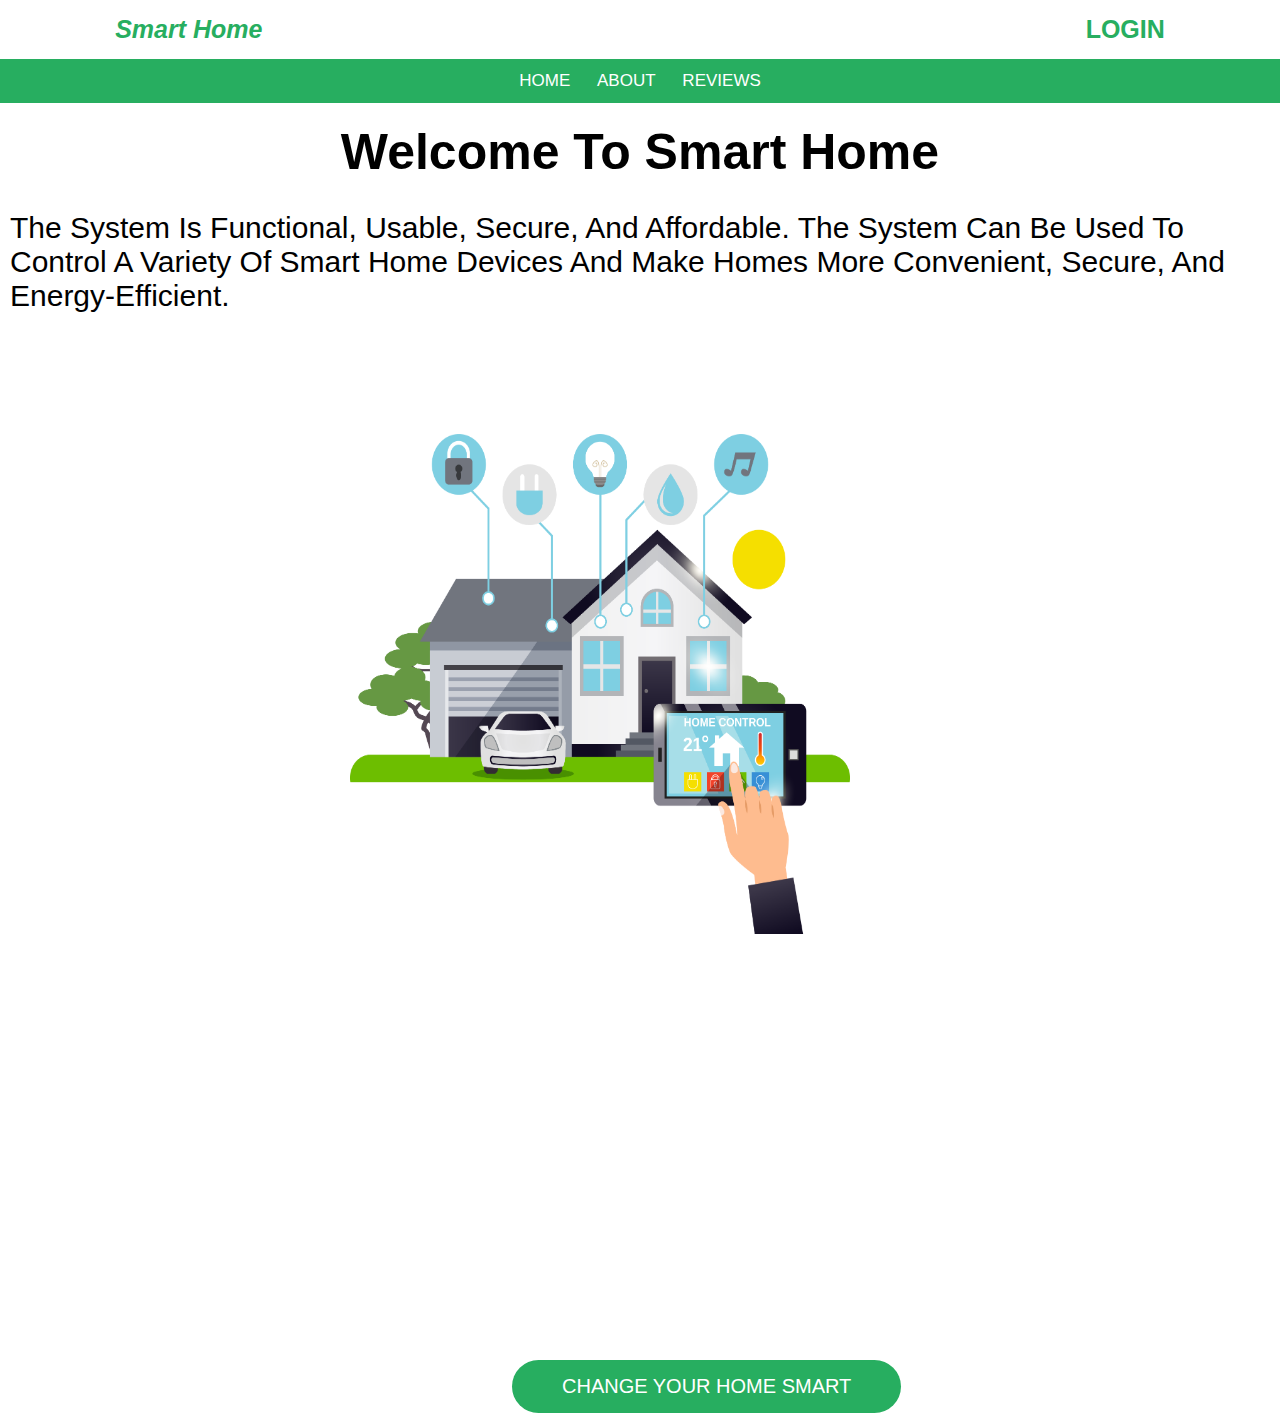
<file: index.html>
<!DOCTYPE html>
<html lang="en">
<head>
    <meta charset="UTF-8">
    <meta name="viewport" content="width=device-width, initial-scale=1.0">
    <title>HOME</title>
    <link rel="stylesheet" href="index.css">
</head>
<body>
    <header class = "header">
        <div class="header-1">
            <label class="logo"><i>smart home</i></label>
            <a href="login.html" class="login">LOGIN</a>
        </div>
        <div class="header-2">
            <nav class="navbar">
                <a href="index.html">HOME</a>
                
                <a href="about.html">ABOUT</a>
                <a href="review.html">REVIEWS</a>
            </nav>      
        </div>    
    </header>
    <div class="csh">
        <button> <a href="home.html">CHANGE YOUR HOME SMART</a>
        </button>
    </div>
    <div class="index">
        <h2>Welcome to smart home</h2>
        <p>The system is functional, usable, secure, and affordable. The system can be used to control a variety of smart home devices and make homes more convenient, secure, and energy-efficient.</p><br>
        <img src="index.png" alt="">
    </div>
</body>
</html>
</file>
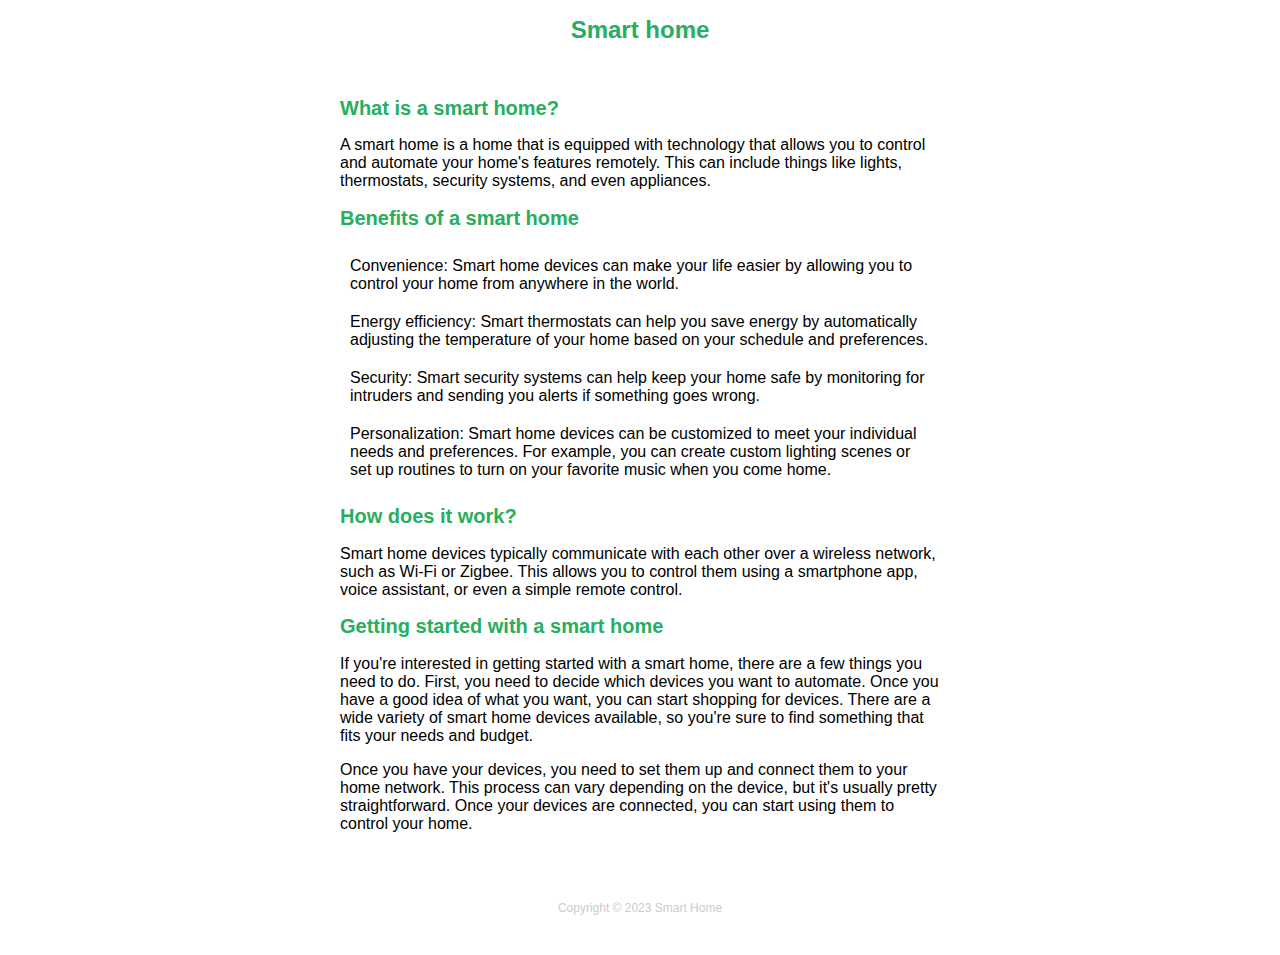
<file: about.html>
<!DOCTYPE html>
<html lang="en">
<head>
  <meta charset="UTF-8">
  <meta name="viewport" content="width=device-width, initial-scale=1.0">
  <title>Smart Home About</title>
  <link rel="stylesheet" href="about.css">
</head>
<body>
    <h1>Smart home</h1>
  <main>
    <section class="about">
      <h2>What is a smart home?</h2>
      <p>A smart home is a home that is equipped with technology that allows you to control and automate your home's features remotely. This can include things like lights, thermostats, security systems, and even appliances.</p>

      <h2>Benefits of a smart home</h2>
      <ul>
        <li>Convenience: Smart home devices can make your life easier by allowing you to control your home from anywhere in the world.</li>
        <li>Energy efficiency: Smart thermostats can help you save energy by automatically adjusting the temperature of your home based on your schedule and preferences.</li>
        <li>Security: Smart security systems can help keep your home safe by monitoring for intruders and sending you alerts if something goes wrong.</li>
        <li>Personalization: Smart home devices can be customized to meet your individual needs and preferences. For example, you can create custom lighting scenes or set up routines to turn on your favorite music when you come home.</li>
      </ul>

      <h2>How does it work?</h2>
      <p>Smart home devices typically communicate with each other over a wireless network, such as Wi-Fi or Zigbee. This allows you to control them using a smartphone app, voice assistant, or even a simple remote control.</p>

      <h2>Getting started with a smart home</h2>
      <p>If you're interested in getting started with a smart home, there are a few things you need to do. First, you need to decide which devices you want to automate. Once you have a good idea of what you want, you can start shopping for devices. There are a wide variety of smart home devices available, so you're sure to find something that fits your needs and budget.</p>

      <p>Once you have your devices, you need to set them up and connect them to your home network. This process can vary depending on the device, but it's usually pretty straightforward. Once your devices are connected, you can start using them to control your home.</p>
    </section>
  </main>
  <footer>
    <p>Copyright &copy; 2023 Smart Home</p>
  </footer>
</body>
</html>
</file>
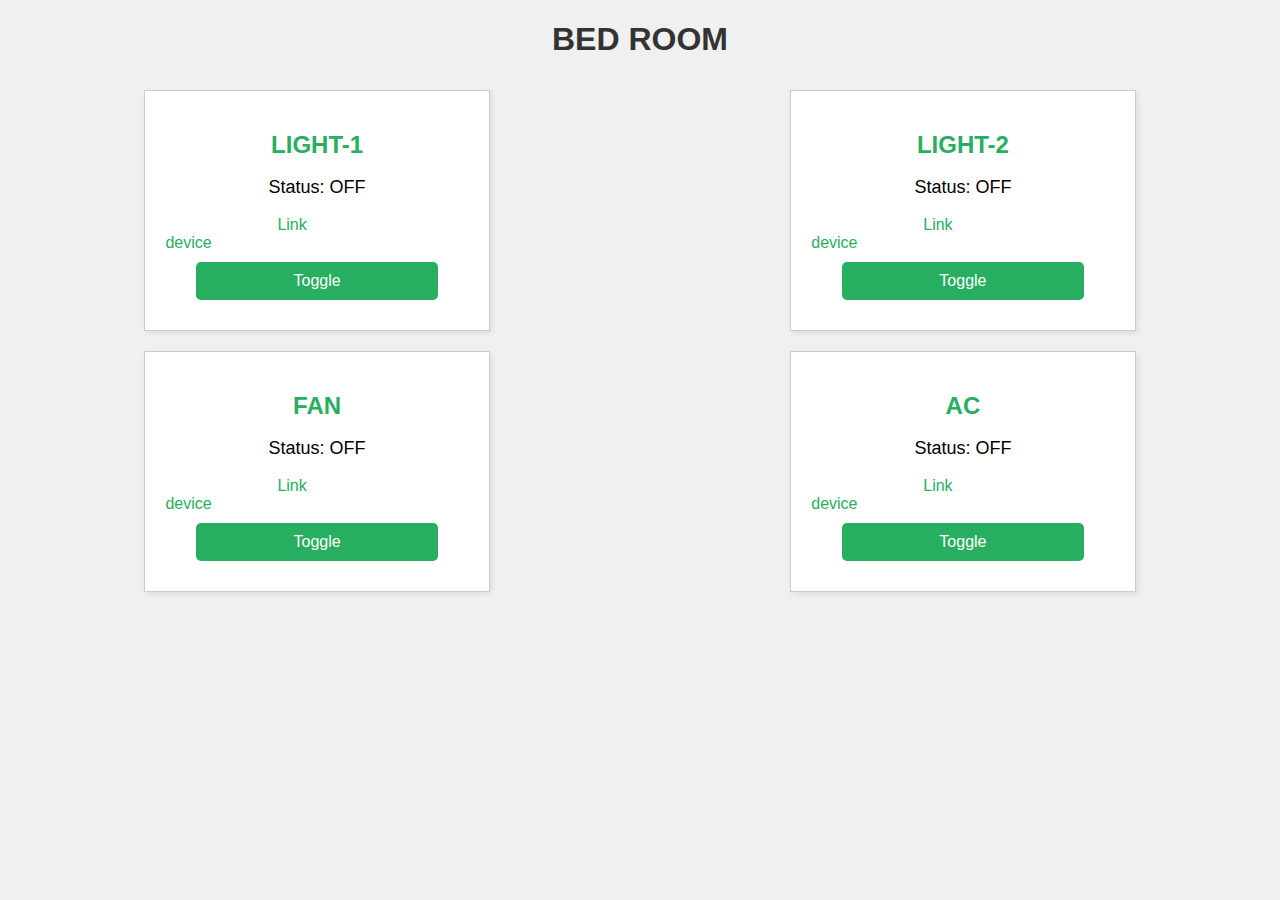
<file: bedroom.html>
<!DOCTYPE html>
<html lang="en">
<head>
    <meta charset="UTF-8">
    <meta name="viewport" content="width=device-width, initial-scale=1.0">
    <title>BEDROOM</title>
    <link rel="stylesheet" href="all.css">
</head>
<body>
    <h1>BED ROOM</h1>
    <div class="container">
        <div class="card" id="light1">
            <h2>LIGHT-1</h2>
            <p>Status: <span id="light-status1">OFF</span></p>
            <a href="link.py">Link device</a>
            <button id="light-toggle1">Toggle</button>
        </div>
        <div class="card" id="light2">
            <h2>LIGHT-2</h2>
            <p>Status: <span id="light-status2">OFF</span></p>
            <a href="link.py">Link device</a>
            <button id="light-toggle2">Toggle</button>
        </div>
        <div class="card" id="fan">
            <h2>FAN</h2>
            <p>Status: <span id="fan-status">OFF</span></p>
            <a href="link.py">Link device</a>
            <button id="fan-toggle">Toggle</button>
        </div>
        <div class="card" id="ac">
            <h2>AC</h2>
            <p>Status: <span id="ac-status">OFF</span></p>
            <a href="link.py">Link device</a>
            <button id="ac-toggle">Toggle</button>
        </div>
    </div>
    <script src="bedroom.js"></script>
</body>
</html>
</file>
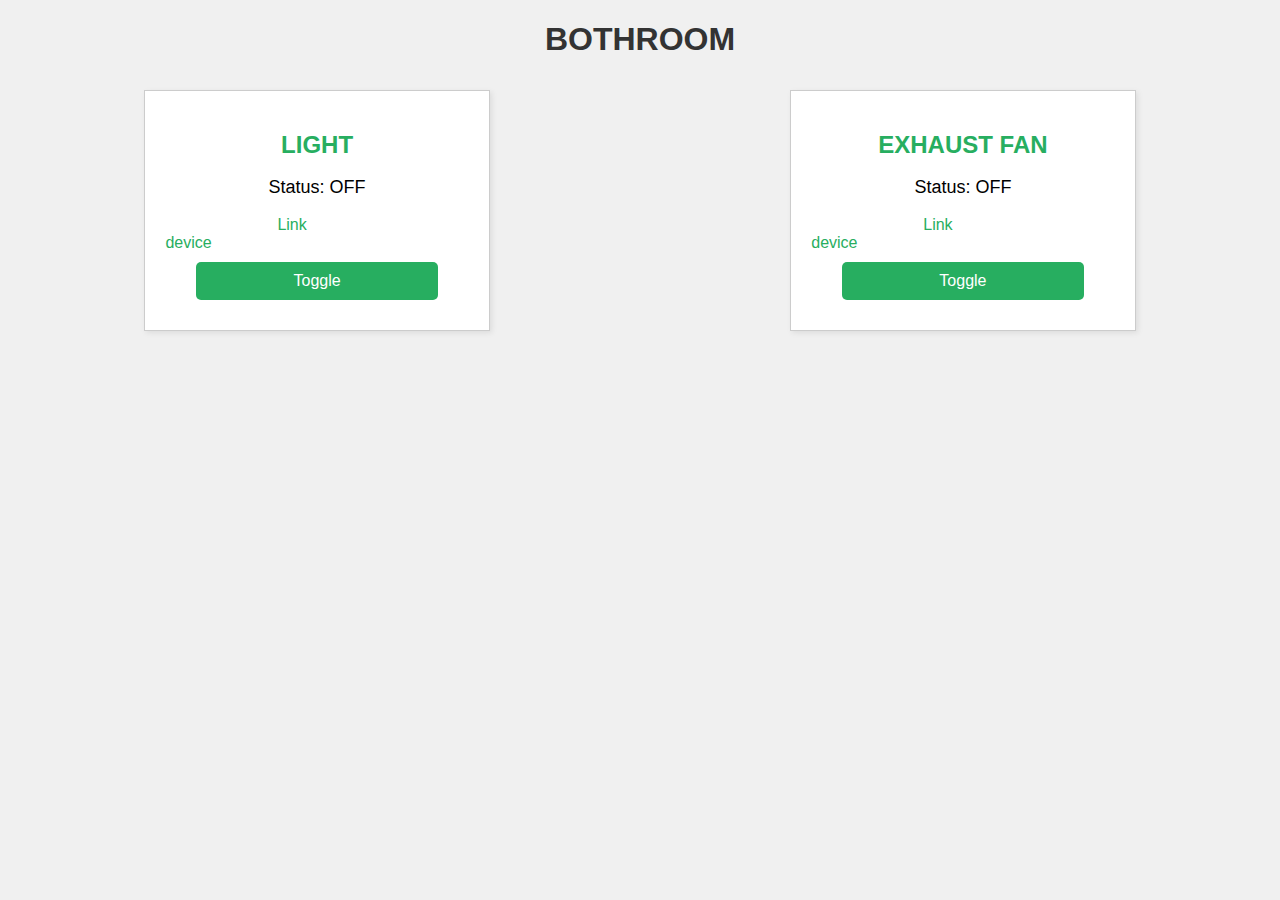
<file: bothroom.html>
<!DOCTYPE html>
<html lang="en">
<head>
    <meta charset="UTF-8">
    <meta name="viewport" content="width=device-width, initial-scale=1.0">
    <title>BOTHROOM</title>
    <link rel="stylesheet" href="all.css">
</head>
<body>
    <h1>BOTHROOM</h1>
    <div class="container">
        <div class="card" id="light">
            <h2>LIGHT</h2>
            <p>Status: <span id="light-status">OFF</span></p>
            <a href="link.py">Link device</a>
            <button id="light-toggle">Toggle</button>
        </div>
        <div class="card" id="efan">
            <h2>EXHAUST FAN</h2>
            <p>Status: <span id="efan-status">OFF</span></p>
            <a href="link.py">Link device</a>
            <button id="efan-toggle">Toggle</button>
        </div>
    </div>
    <script src="bothroom.js"></script>
</body>
</html>
</file>
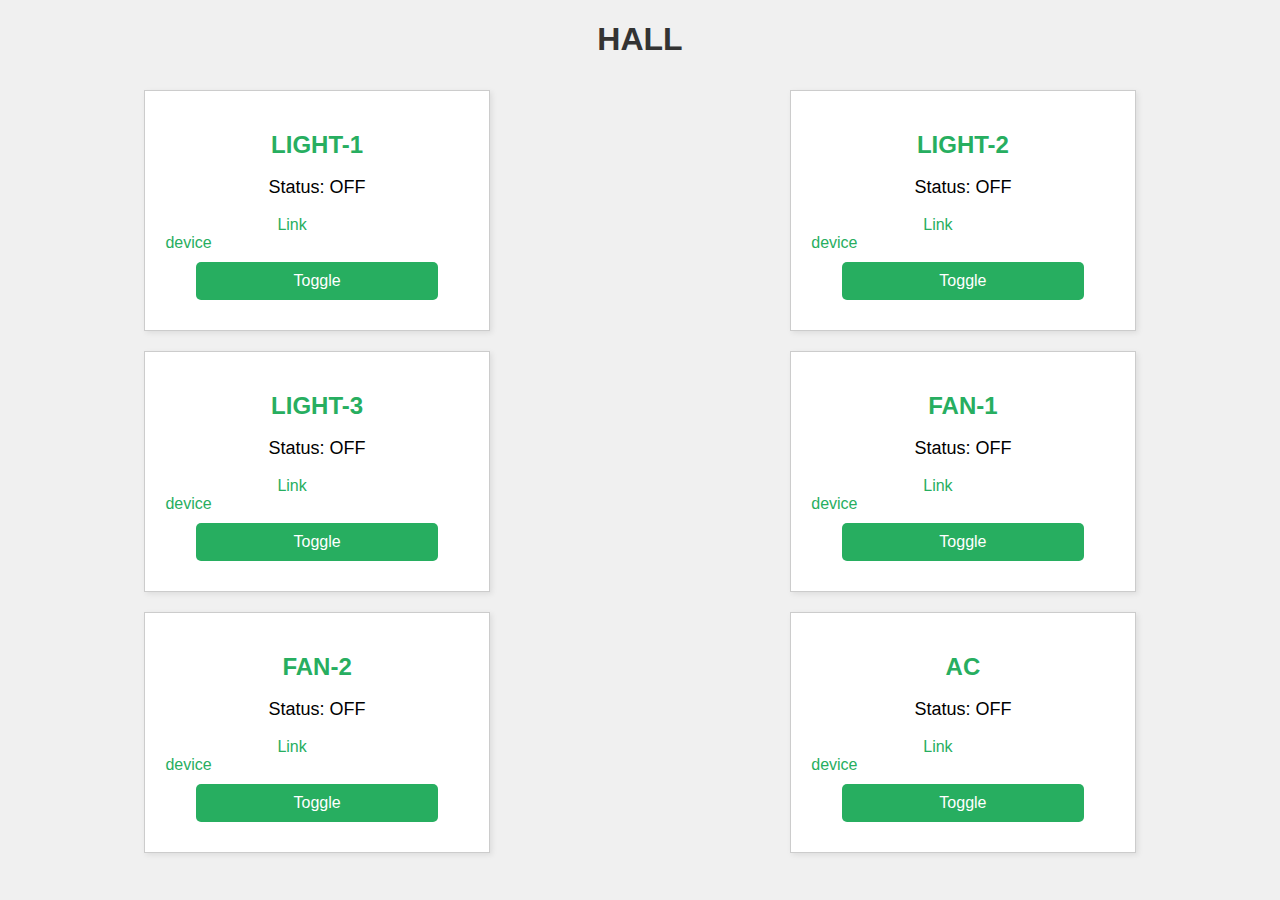
<file: hall.html>
<!DOCTYPE html>
<html lang="en">
<head>
    <meta charset="UTF-8">
    <meta name="viewport" content="width=device-width, initial-scale=1.0">
    <title>HALL</title>
    <link rel="stylesheet" href="all.css">
</head>
<body>
    <h1>HALL</h1>
    <div class="container">
        <div class="card" id="light1">
            <h2>LIGHT-1</h2>
            <p>Status: <span id="light-status1">OFF</span></p>
            <a href="link.py">Link device</a>
            <button id="light-toggle1">Toggle</button>
        </div>
        <div class="card" id="light2">
            <h2>LIGHT-2</h2>
            <p>Status: <span id="light-status2">OFF</span></p>
            <a href="link.py">Link device</a>
            <button id="light-toggle2">Toggle</button>
        </div>
        <div class="card" id="light3">
            <h2>LIGHT-3</h2>
            <p>Status: <span id="light-status3">OFF</span></p>
            <a href="link.py">Link device</a>
            <button id="light-toggle3">Toggle</button>
        </div>
        <div class="card" id="fan1">
            <h2>FAN-1</h2>
            <p>Status: <span id="fan-status1">OFF</span></p>
            <a href="link.py">Link device</a>
            <button id="fan-toggle1">Toggle</button>
        </div>
        <div class="card" id="fan2">
            <h2>FAN-2</h2>
            <p>Status: <span id="fan-status2">OFF</span></p>
            <a href="link.py">Link device</a>
            <button id="fan-toggle2">Toggle</button>
        </div>
        <div class="card" id="ac">
            <h2>AC</h2>
            <p>Status: <span id="ac-status">OFF</span></p>
            <a href="link.py">Link device</a>
            <button id="ac-toggle">Toggle</button>
        </div>
    </div>
    <script src="hall.js"></script>
</body>
</html>
</file>
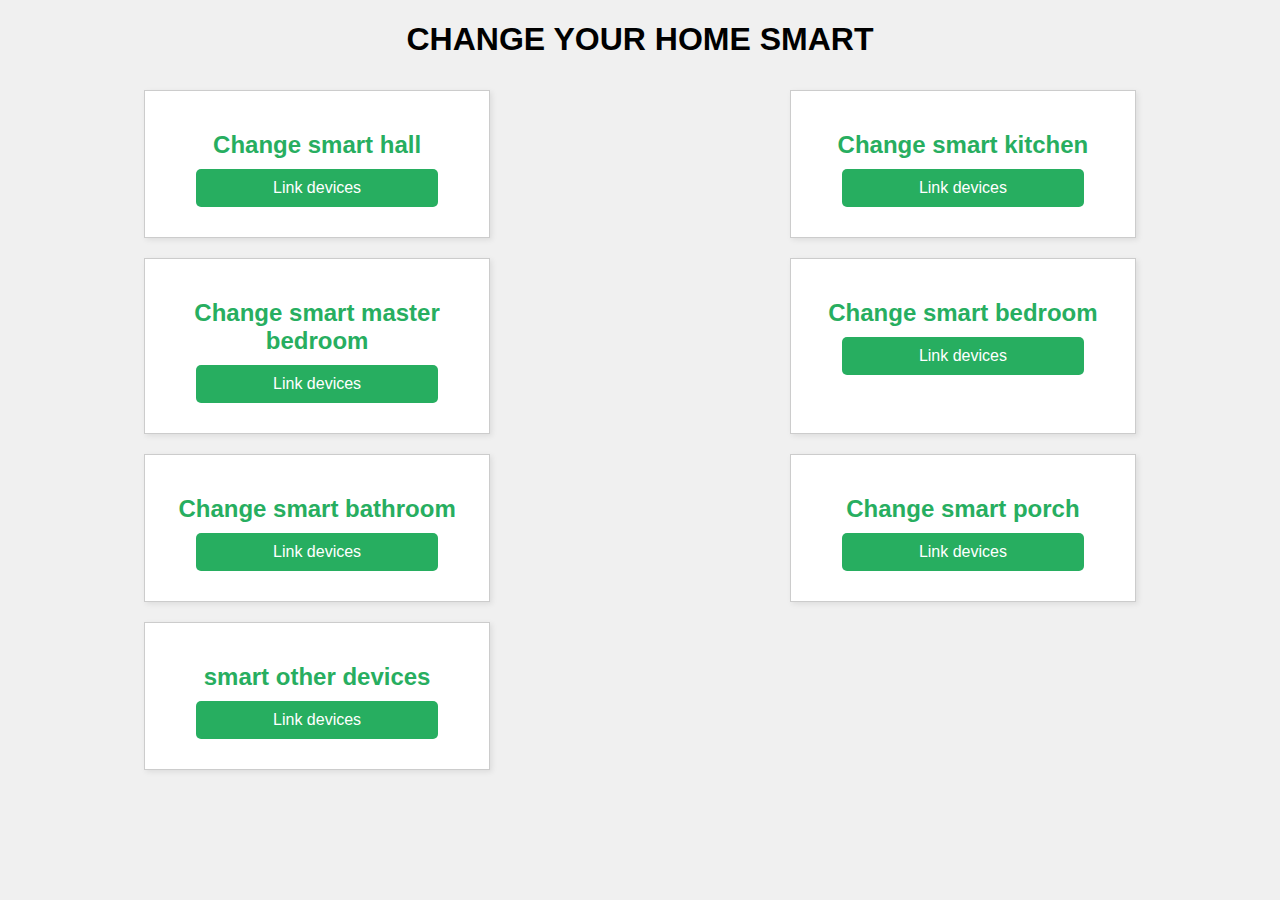
<file: home.html>
<!DOCTYPE html>
<html lang="en">
<head>
    <meta charset="UTF-8">
    <meta name="viewport" content="width=device-width, initial-scale=1.0">
    <title>SMART HOME AUTOMATION</title>
    <link rel="stylesheet" href="home.css">
</head>
<body>
    <h1>CHANGE YOUR HOME SMART</h1>
    <div id="menu" class="container">
        <div id="hall" class="card">
            <h2>Change smart hall</h2>
            <button id="hall" >
                <a href="hall.html">Link devices</a>
            </button>
        </div>
        <div id="kit" class="card">
            <h2>Change smart kitchen</h2>
            <button id="kit">
                <a href="kitchen.html">Link devices</a>
            </button>
        </div>
        <div id="mb" class="card">
            <h2>Change smart master bedroom</h2>
            <button id="mb">
                <a href="mb.html">Link devices</a>
            </button>
        </div>
        <div id="br"class="card">
            <h2>Change smart bedroom</h2>
            <button id="br">
                <a href="bedroom.html">Link devices</a>
            </button>
        </div>
        <div id="both" class="card">
            <h2>Change smart bathroom</h2>
            <button id="both">
                <a href="bothroom.html">Link devices</a>
            </button>
        </div>
        <div id="porch" class="card">
            <h2>Change smart porch</h2>
            <button id="porch">
                <a href="porch.html">Link devices</a>
            </button>
        </div>
        <div id="others" class="card">
            <h2>smart other devices</h2>
            <button id="other">
                <a href="others.html">Link devices</a>
            </button>
        </div>
    </div>
</body>
</html>
</file>
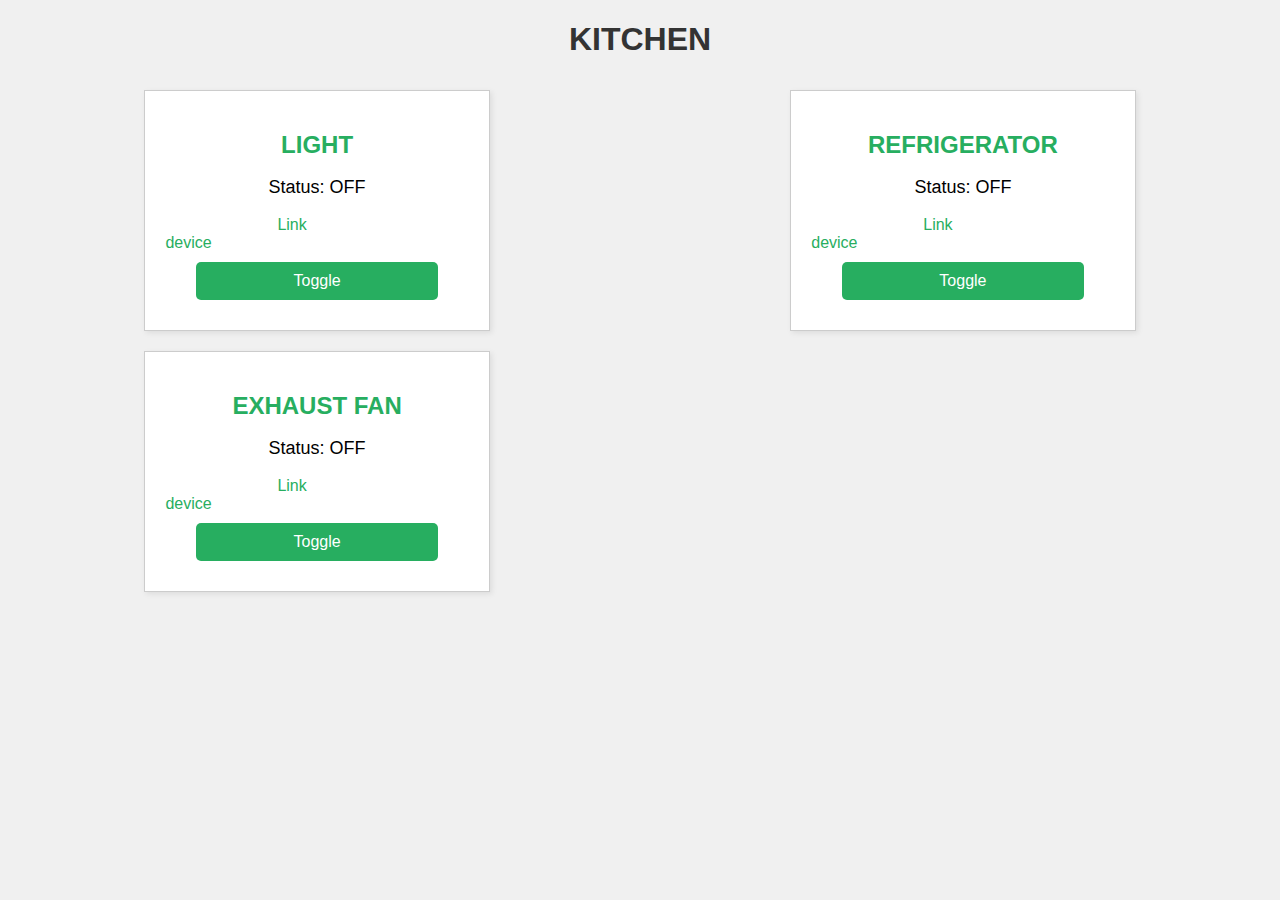
<file: kitchen.html>
<!DOCTYPE html>
<html lang="en">
<head>
    <meta charset="UTF-8">
    <meta name="viewport" content="width=device-width, initial-scale=1.0">
    <title>KITCHEN</title>
    <link rel="stylesheet" href="all.css">
</head>
<body>
    <h1>KITCHEN</h1>
    <div class="container">
        <div class="card" id="light">
            <h2>LIGHT</h2>
            <p>Status: <span id="light-status">OFF</span></p>
            <a href="link.py">Link device</a>
            <button id="light-toggle">Toggle</button>
        </div>
        <div class="card" id="refrigerator">
            <h2>REFRIGERATOR</h2>
            <p>Status: <span id="Refrigerator-status">OFF</span></p>
            <a href="link.py">Link device</a>
            <button id="fridge-toggle">Toggle</button>
        </div>
        <div class="card" id="efan">
            <h2>EXHAUST FAN</h2>
            <p>Status: <span id="efan-status">OFF</span></p>
            <a href="link.py">Link device</a>
            <button id="efan-toggle">Toggle</button>
        </div>
    </div>
    <script src="kichen.js"></script>
</body>
</html>
</file>
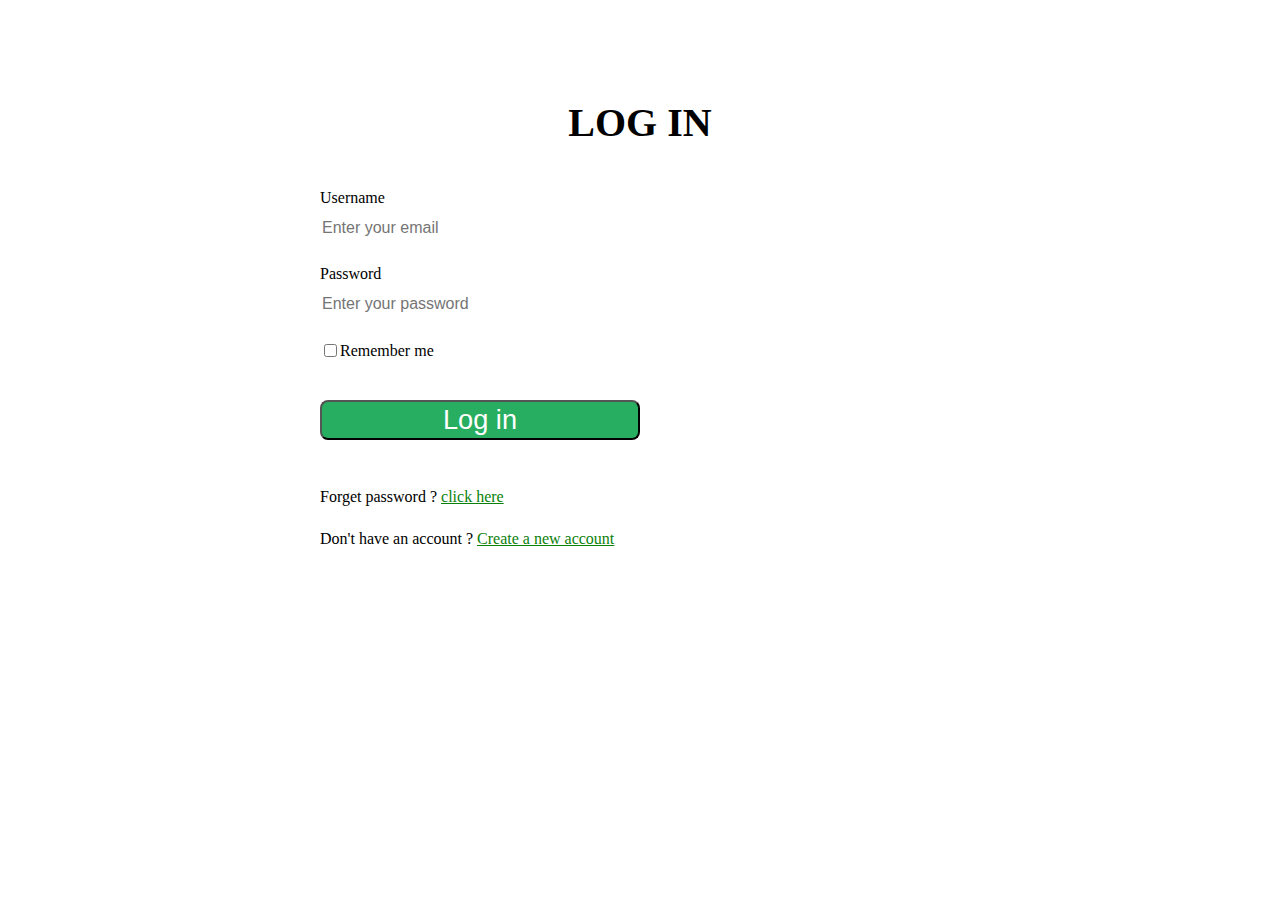
<file: login.html>
<!DOCTYPE html>
<html lang="en">
<head>
    <meta charset="UTF-8">
    <meta http-equiv="X-UA-Compatible" content="IE=edge">
    <meta name="viewport" content="width=device-width, initial-scale=1.0">
    <title>LOG IN</title>
    <link rel="stylesheet" href="login.css">
</head>
<body>
        <div class="login-form-container">
            <form action="">
                <h1>Log in</h1>
                <span>Username</span>
                <input type="email" class="box" name="" placeholder="Enter your email" id="">
                <span>Password</span>
                <input type="password" class="box" name="" placeholder="Enter your password" id="">
                <div class="checkbox">
                    <input type="checkbox" name="" id="remember-me">
                    <label for="remember-me">Remember me</label>
                </div>
                <input type="submit" value="Log in" class="btn">
                <p>Forget password ? <a href="#">click here</a></p>
                <p>Don't have an account ? <a href="signin.html">Create a new account</a></p>
            </form>
        </div>
</body>
</html>
</file>
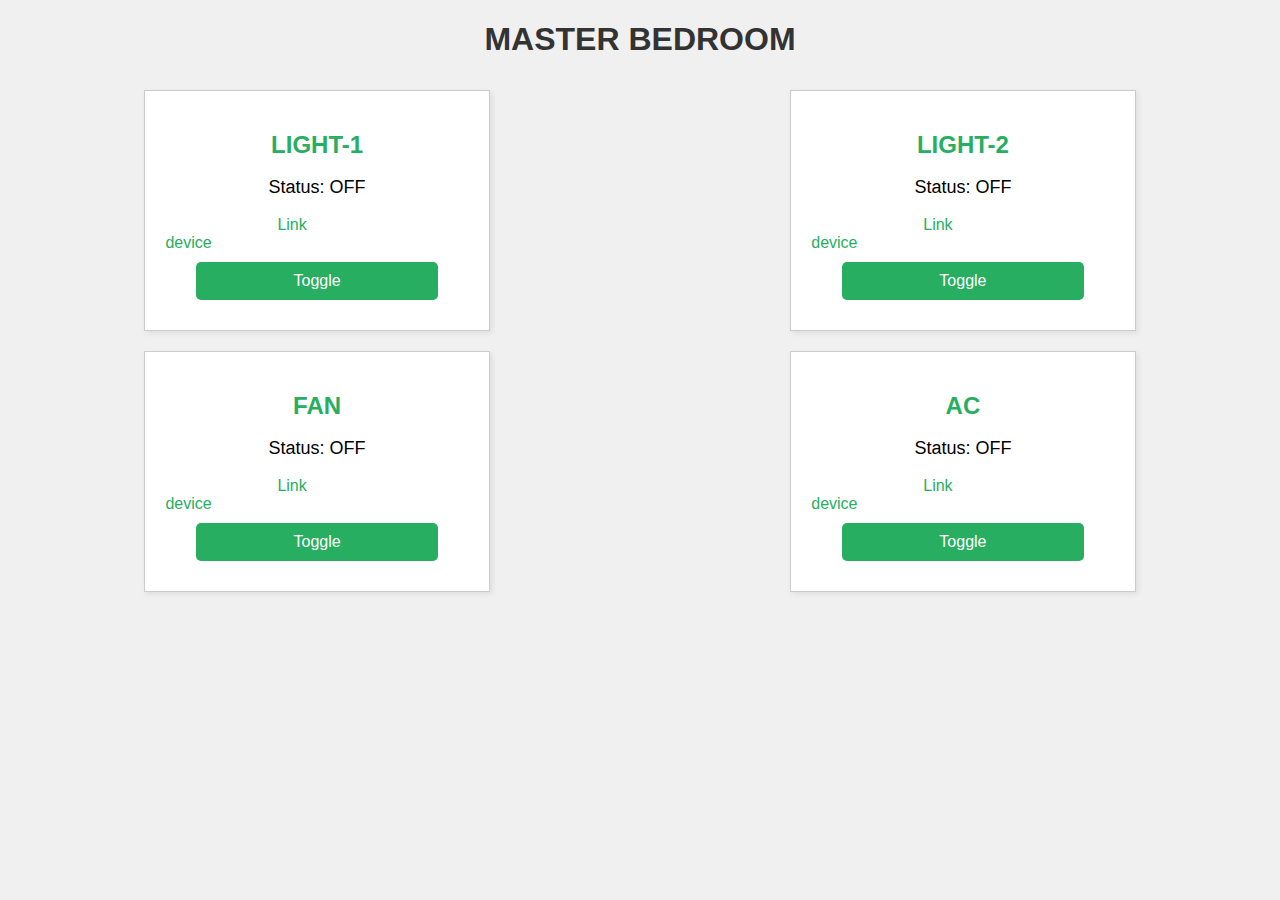
<file: mb.html>
<!DOCTYPE html>
<html lang="en">
<head>
    <meta charset="UTF-8">
    <meta name="viewport" content="width=device-width, initial-scale=1.0">
    <title>MASTER BEDROOM</title>
    <link rel="stylesheet" href="all.css">
</head>
<body>
    <h1>MASTER BEDROOM</h1>
    <div class="container">
        <div class="card" id="light1">
            <h2>LIGHT-1</h2>
            <p>Status: <span id="light-status1">OFF</span></p>
            <a href="link.py">Link device</a>
            <button id="light-toggle1">Toggle</button>
        </div>
        <div class="card" id="light2">
            <h2>LIGHT-2</h2>
            <p>Status: <span id="light-status2">OFF</span></p>
            <a href="link.py">Link device</a>
            <button id="light-toggle2">Toggle</button>
        </div>
        <div class="card" id="fan">
            <h2>FAN</h2>
            <p>Status: <span id="fan-status">OFF</span></p>
            <a href="link.py">Link device</a>
            <button id="fan-toggle">Toggle</button>
        </div>
        <div class="card" id="ac">
            <h2>AC</h2>
            <p>Status: <span id="ac-status">OFF</span></p>
            <a href="link.py">Link device</a>
            <button id="ac-toggle">Toggle</button>
        </div>
    </div>
    <script src="bedroom.js"></script>
</body>
</html>
</file>
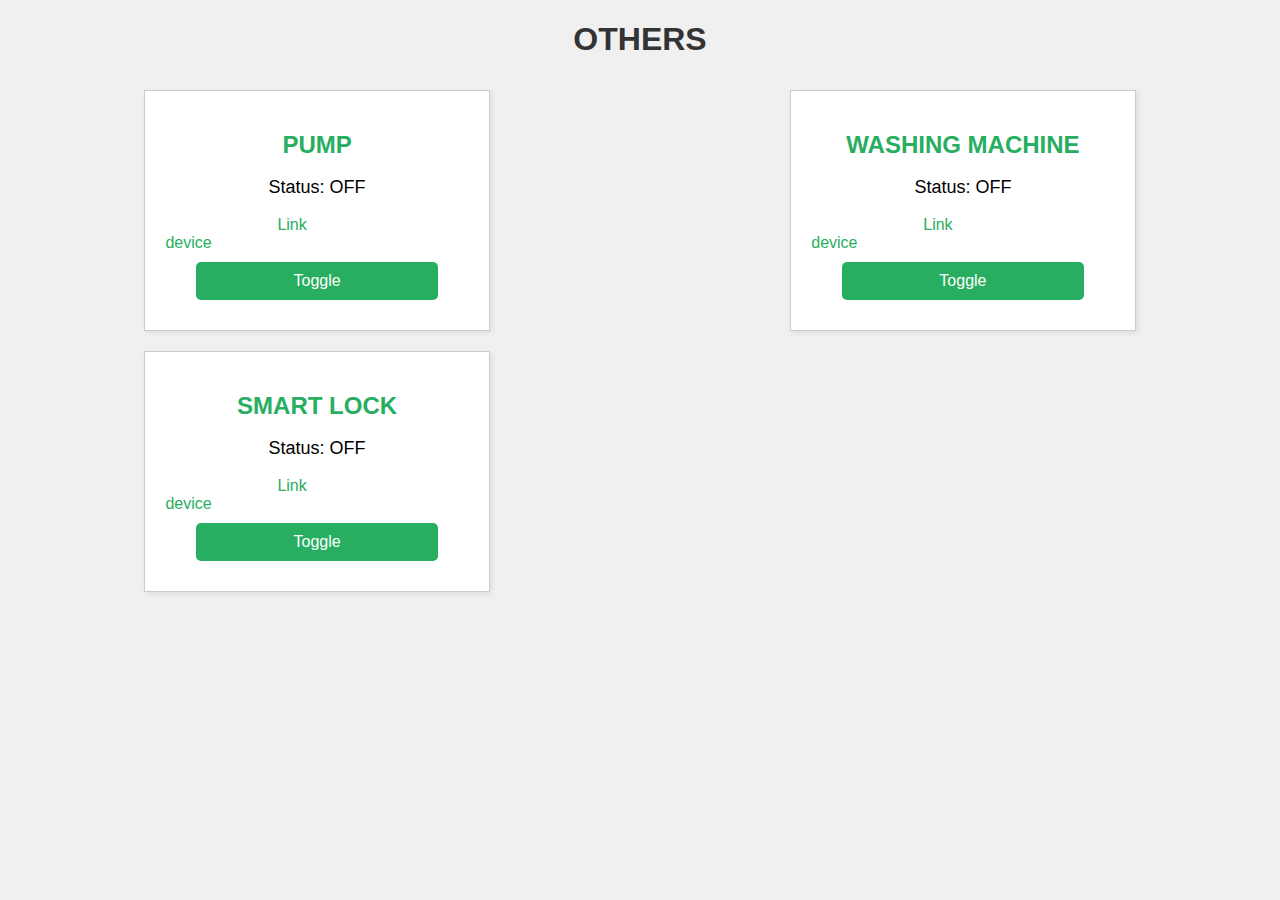
<file: others.html>
<!DOCTYPE html>
<html lang="en">
<head>
    <meta charset="UTF-8">
    <meta name="viewport" content="width=device-width, initial-scale=1.0">
    <title>OTHERS</title>
    <link rel="stylesheet" href="all.css">
</head>
<body>
    <h1>OTHERS</h1>
    <div class="container">
        <div class="card" id="pump">
            <h2>PUMP</h2>
            <p>Status: <span id="pump-status">OFF</span></p>
            <a href="link.py">Link device</a>
            <button id="pump-toggle">Toggle</button>
        </div>
        <div class="card" id="wm">
            <h2>WASHING MACHINE</h2>
            <p>Status: <span id="wm-status">OFF</span></p>
            <a href="link.py">Link device</a>
            <button id="wm-toggle">Toggle</button>
        </div>
        <div class="card" id="sl">
            <h2>SMART LOCK</h2>
            <p>Status: <span id="sl-status">OFF</span></p>
            <a href="link.py">Link device</a>
            <button id="sl-toggle">Toggle</button>
        </div>
    </div>
    <script src="others.js"></script>
</body>
</html>
</file>
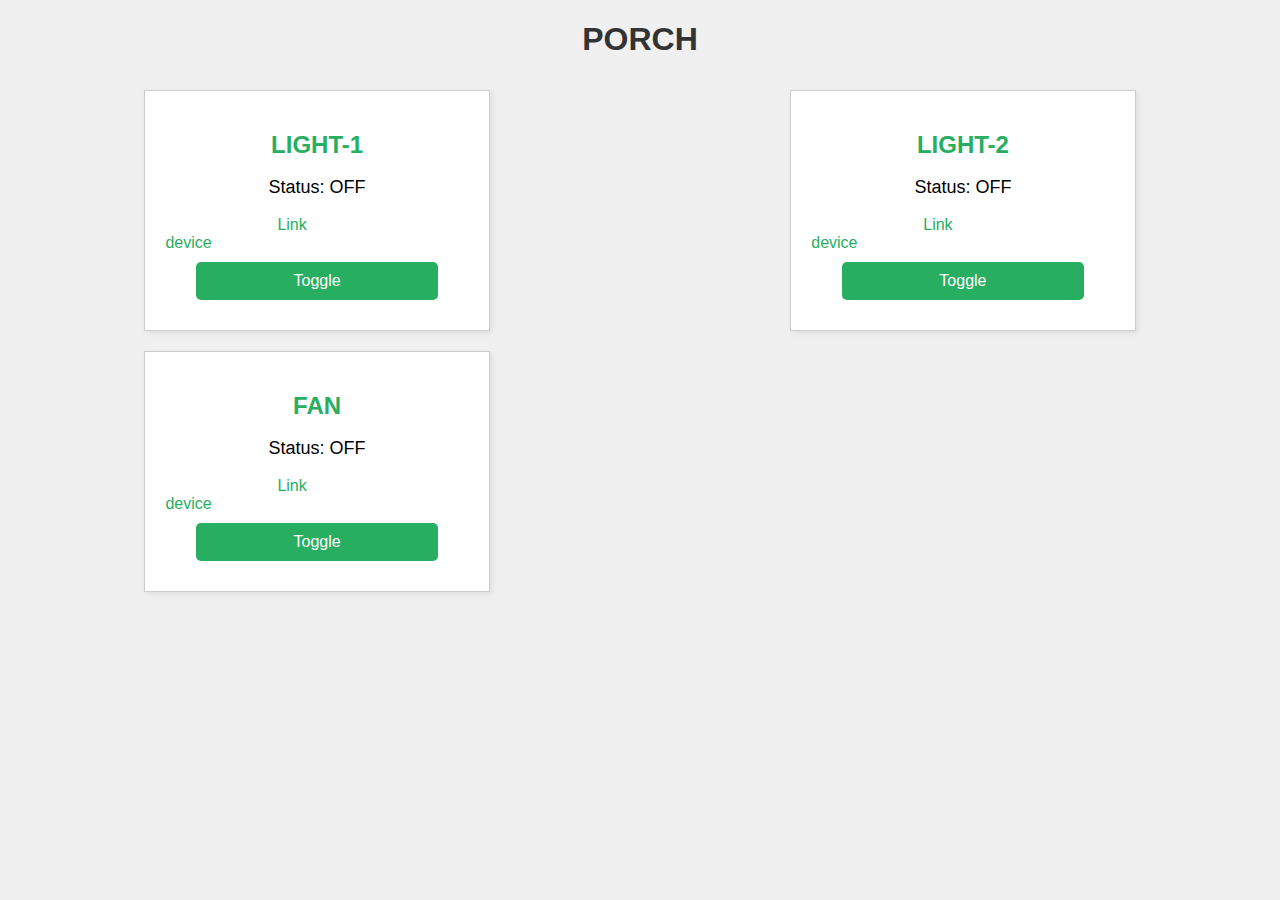
<file: porch.html>
<!DOCTYPE html>
<html lang="en">
<head>
    <meta charset="UTF-8">
    <meta name="viewport" content="width=device-width, initial-scale=1.0">
    <title>PORCH</title>
    <link rel="stylesheet" href="all.css">
</head>
<body>
    <h1>PORCH</h1>
    <div class="container">
        <div class="card" id="light1">
            <h2>LIGHT-1</h2>
            <p>Status: <span id="light-status1">OFF</span></p>
            <a href="link.html">Link device</a>
            <button id="light-toggle1">Toggle</button>
        </div>
        <div class="card" id="light2">
            <h2>LIGHT-2</h2>
            <p>Status: <span id="light-status2">OFF</span></p>
            <a href="link.html">Link device</a>
            <button id="light-toggle2">Toggle</button>
        </div>
        <div class="card" id="fan">
            <h2>FAN</h2>
            <p>Status: <span id="fan-status">OFF</span></p>
            <a href="link.html">Link device</a>
            <button id="fan-toggle">Toggle</button>
        </div>
    </div>
    <script src="porch.js"></script>
</body>
</html>
</file>
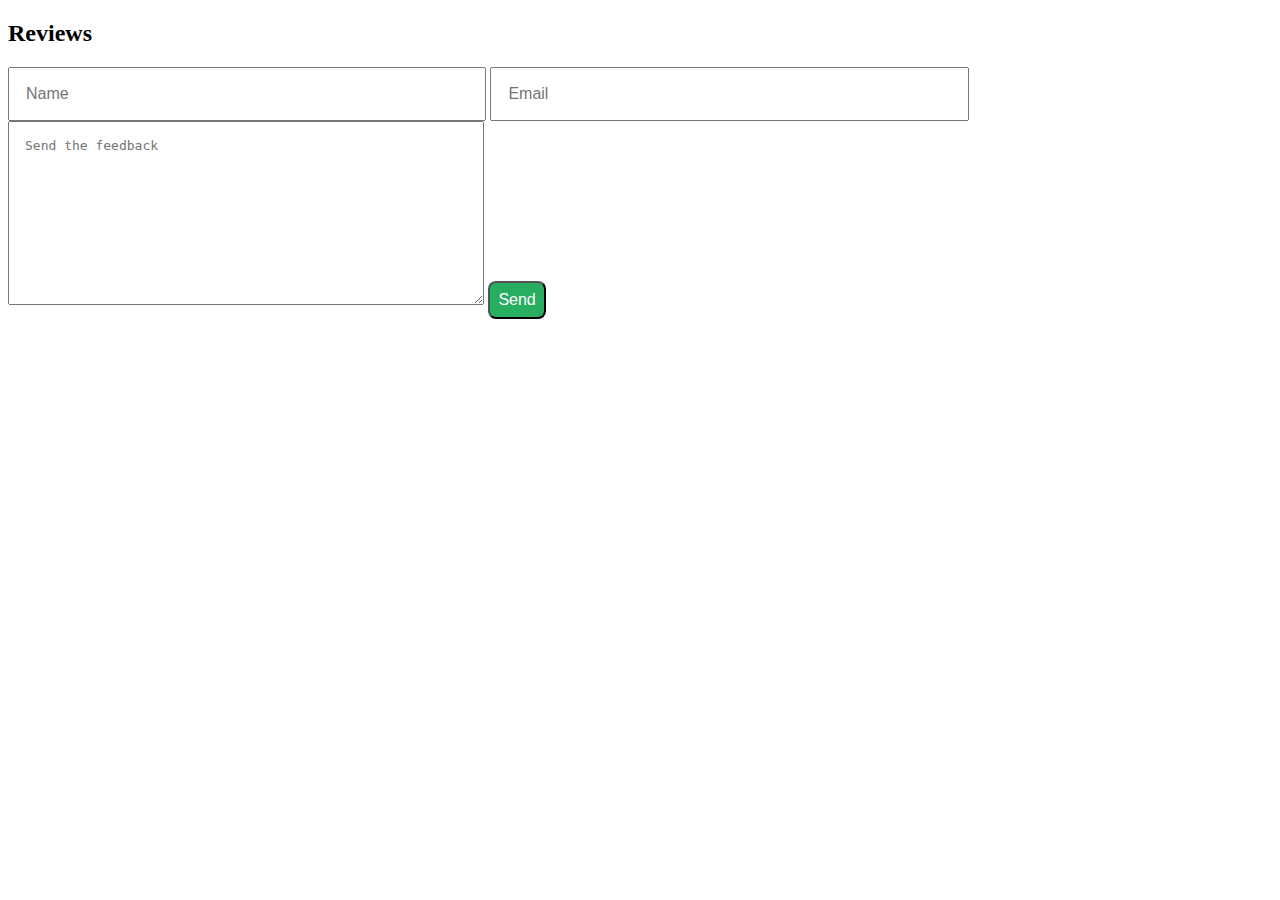
<file: review.html>
<!DOCTYPE html>
<html lang="en">
<head>
    <meta charset="UTF-8">
    <meta name="viewport" content="width=device-width, initial-scale=1.0">
    <title>Review</title>
    <link rel="stylesheet" href="review.css">
</head>
<body>
    <section class="contact section" id="contact">
        <h2 class="section-title" data-aos="fade-down">Reviews</h2>

        <div class="contact_container bd_grid">
          <form action="#" class="contact_form">
            <input
              type="text"
              placeholder="Name"
              class="control_input"
              data-aos="fade-right"
              data-aos-delay="250"
            />
            <input
              type="mail"
              placeholder="Email"
              class="control_input"
              data-aos="fade-right"
              data-aos-delay="300"
            />
            <textarea
              name=""
              id=""
              cols="0"
              rows="10"
              class="control_input"
              data-aos="fade-right"
              data-aos-delay="400"
              placeholder="Send the feedback"
            ></textarea>

            <input
              type="button"
              value="Send"
              class="control_button button"
              data-aos="fade-right"
              data-aos-delay="450"
            />
          </form>
        </div>
      </section>
    
</body>
</html>
</file>
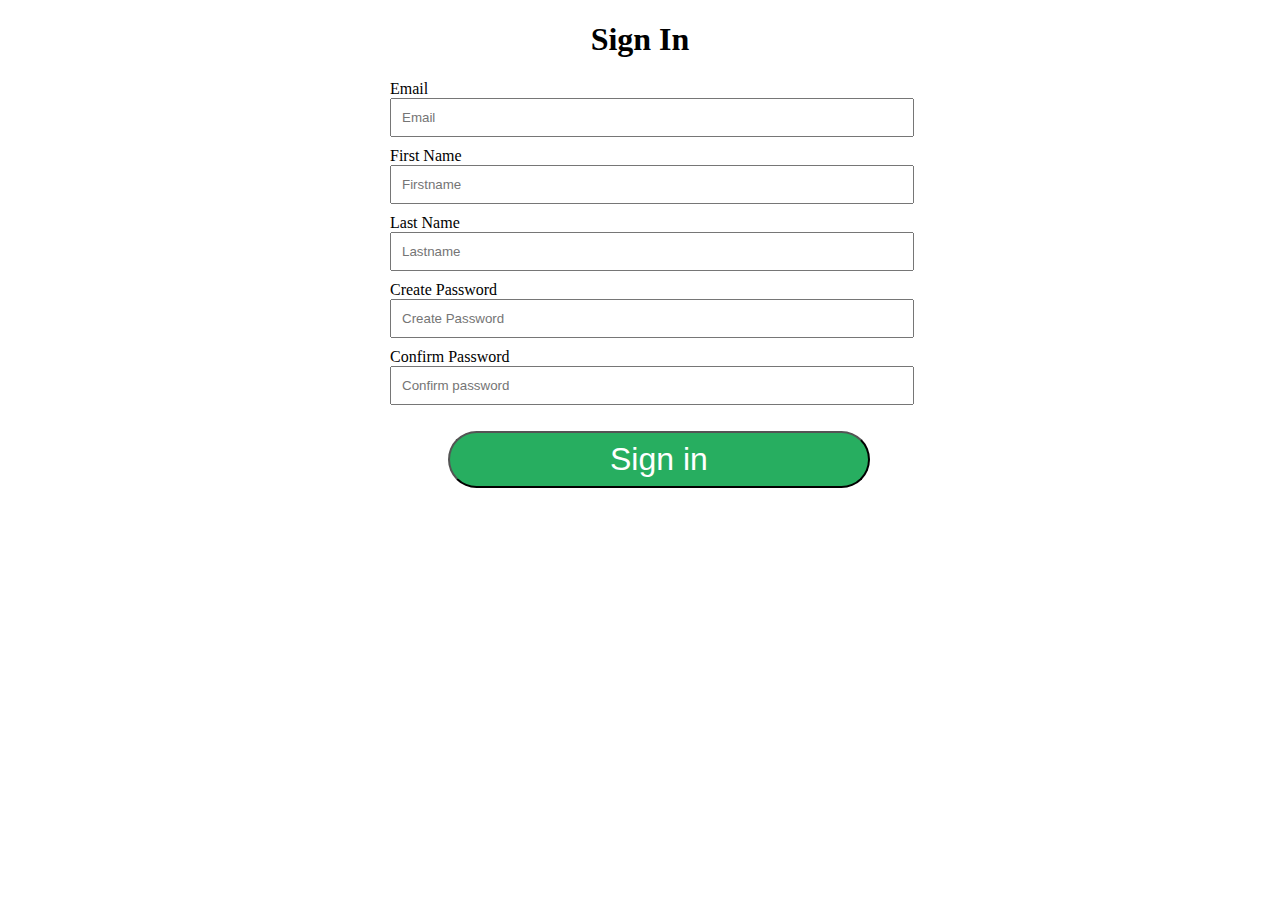
<file: signin.html>
<!DOCTYPE html>
<html>
<head>
  <title>sign In</title>
  <link rel="stylesheet" href="signin.css">
</head>
<body>
  <div class="container">
    <h1>Sign In</h1>
    <form action="/login" method="post">
      <label for="">Email</label>
      <input type="email" name="email" placeholder="Email">
      <label for="">First Name</label>
      <input type="text" name="firstname" placeholder="Firstname">
      <label for="">Last Name</label>
      <input type="text" name="lastname" placeholder="Lastname">
      <label for="">Create Password</label>
      <input type="password" name="password" placeholder="Create Password">
      <label for="">Confirm Password</label>
      <input type="password" name="confirm password" placeholder="Confirm password">
      <button><a href="home.html">Sign in</a></button>
    </form>
  </div>
</body>
</html>
</file>
<file: index.css>
:root{
    --green:#27ae60;
    --dark-color:#219150;
    --black:#444;
    --light-color:#666;
    --border:.1rem solid rgba(0,0,0,.1);
    --border-hover:.1rem solid var(--black);  
    --box-shadow:0 .5rem 1rem rgba(0,0,0,.1);  
}
*{
    font-family: 'Poppins',sans-serif;
    margin: 0; padding: 0;
    outline: none;border: none;
    text-decoration: none;
    text-transform: capitalize;
    transition: all .2s linear;
    transition:width none;
}
html{
    font-size: 62.5%;
    overflow-x: hidden;
    scroll-padding-top: 5rem;
    scroll-behavior: smooth;
}
html::-webkit-scrollbar{
    width: 1rem;
}
html::-webkit-scrollbar-track{
    background: transparent;
}
html::-webkit-scrollbar-tumb{
    background: var(--black);
}
.header .header-1{
    background: #fff;
    padding: 1.5rem 9%;
    display: flex;
    align-items: center;
    justify-content: space-between;
}
.header .header-1 .logo{
    font-size: 2.5rem;
    font-weight: bold;
    color: var(--black);

}
.header .header-1 .logo i{
    color: var(--green);
}
.header .header-1 .login{
    font-size: 2.5rem;
    font-weight: bold;
    color: var(--green);

}
.header .header-1 .login i{
    color: var(--green);
}
.header .header-1 .icons div,
.header .header-1 .icons a{
    font-size: 2.5rem;
    margin-left: 1.5rem;
    color: var(--black);
    cursor: pointer;
}
.header .header-1 .icons div:hover,
.header .header-1 .icons a:hover{
    color: var(--green);
}
.header .header-2{
    background: var(--green);
}
.header .header-2 .navbar{
    text-align: center;
}
.header .header-2 .navbar a{
    color: #fff;
    display: inline-block;
    padding: 1.2rem;
    font-size: 1.7rem;
}
.header .header-2 .navbar a:hover{
    background: var(--dark-color);
}
.header .header-2.active{
    position: fixed;
    top: 0; left: 0; right: 0;
    z-index: 1000;
    
}
button{
    margin-top: 1rem;
    display: inline-block;
    padding: .1rem 1rem;
    border-radius: 5rem;
    color: #fff;
    background: var(--green);
    font-size: 2rem;
    cursor: pointer;
    padding: 1.5rem 5rem;
    position: absolute;
    left: 40%;
    top: 150%;
    
}
a{
    text-decoration: none;
    color: white;
}
.index h2{
    text-align: center;
    padding: 2rem;
    font-size: 5rem;
}
.index p{
    font-size: 3rem;
    padding: 1rem;
    text-align: left;
}
.index img{
    width: 50rem;
    height: 50rem;
    text-align: center;
    padding: 10rem 35rem;
}
</file>
<file: about.css>
/* CSS */
body {
    font-family: sans-serif;
  }
  
  header {
    display: flex;
    align-items: center;
    justify-content: space-between;
    padding: 20px;
  }
  
  h1 {
    font-size: 24px;
    text-align: center;
    color: #27ae60;
  }  
  main {
    padding: 20px;
  }
  
  section.about {
    width: 600px;
    margin: 0 auto;
  }
  
  h2 {
    font-size: 20px;
    color: #27ae60;
  }
  
  ul {
    list-style: none;
    padding: 0;
    margin: 0;
  }
  
  ul li {
    padding: 10px;
  }
  
  footer {
    text-align: center;
    padding: 20px;
  }
  
  footer p {
    font-size: 12px;
    color: #ccc;
  }
</file>
<file: all.css>
body {
    font-family: Arial, sans-serif;
    background-color: #f0f0f0;
}

h1 {
    text-align: center;
    color: #333;
}

.container {
    width: 80%;
    margin: 0 auto;
    display: flex;
    flex-wrap: wrap;
    justify-content: space-between;
}

.card {
    width: 30%;
    margin: 10px;
    padding: 20px;
    border: 1px solid #ccc;
    box-shadow: 2px 2px 5px #ddd;
    background-color: #fff;
}

.card h2 {
    text-align: center;
    margin-bottom: 10px;
    color: #27ae60;
}

.card p {
    text-align: center;
    font-size: 18px;
}

.card button {
    display: block;
    width: 80%;
    margin: 10px auto;
    padding: 10px;
    border: none;
    border-radius: 5px;
    background-color: #27ae60;
    color: #fff;
    font-size: 16px;
    cursor: pointer;
}

.card button:hover {
    background-color: #6ce9a0;
}

.card button.on {
    background-color: #0f0;
}
a{
    text-decoration: none;
    color: white;
}
.card a{
    margin: 10px auto;
    padding: 7rem;
    border: none;
    border-radius: 5px;
    color: #27ae60;
    font-size: 16px;
    cursor: pointer;
    
}
</file>
<file: home.css>
body {
    font-family: Arial, sans-serif;
    background-color: #f0f0f0;
}

h1 {
    text-align: center;
    color: black;
}

.container {
    width: 80%;
    margin: 0 auto;
    display: flex;
    flex-wrap: wrap;
    justify-content: space-between;
}

.card {
    width: 30%;
    margin: 10px;
    padding: 20px;
    border: 1px solid #ccc;
    box-shadow: 2px 2px 5px #ddd;
    background-color: #fff;
}

.card h2 {
    text-align: center;
    margin-bottom: 10px;
}



.card button {
    display: block;
    width: 80%;
    margin: 10px auto;
    padding: 10px;
    border: none;
    border-radius: 5px;
    background-color: #27ae60;
    color: #fff;
    font-size: 16px;
    cursor: pointer;
}

.card button:hover {
    background-color: #6ce9a0;
}

.card button.on {
    background-color: #0f0;
}
a{
    text-decoration: none;
    color: white;
}
.card h2 {
    text-align: center;
    margin-bottom: 10px;
    color: #27ae60;
}
</file>
<file: login.css>
.login-form-container{
    display: flex;
    align-items: center;
    justify-content: center;
    background: rgba(255,255,255,9);
    height: 100%;
    width: 100%;
    
}
.login-form-container form{
    background: #fff;
    width: 40rem;
    padding: 2rem;
    box-shadow: var(--box-shadow);
    outline: black;
    border-radius: 5rem;
    margin: 2rem;
}
.login-form-container form h1{
    font-size: 2.5rem;
    text-transform: uppercase;
    color: var(--black);
    text-align: center;

}

.login-form-container form span{
    display: block;
    font-size: 1rem;
    padding-top: 1rem;
}
.login-form-container form .box{
    width: 50%;
    margin: .7rem 0;
    font-size: 1rem;
    border: var(--border);
    border-radius: .5rem;
    color: var(--black);
    text-transform: none;
}
.login-form-container form .checkbox{
    display: flex;
    align-items: center;
    padding: 1rem 0;

}
.login-form-container form .checkbox label{
    font-size: 1rem;
    color:var(--light-color);
    cursor: pointer;
}
.btn{
    
    margin-top: 1rem;
    display: inline-block;
    padding: .1rem 1rem;
    border-radius: .5rem;
    color: #fff;
    background: #27ae60;
    font-size: 1.7rem;
    cursor: pointer;
    
}
.btn:hover{
    background: #78e4a5;
}
.login-form-container form .btn{
    text-align: center;
    width: 50%;
    margin: 1.5rem 0;
}
.login-form-container form p{
    padding-top:.5rem;
    color: var(--light-color);
    font-size: 1rem;
}
.login-form-container form p a{
    color: rgb(11, 129, 11);
    text-decoration: underline;
}
</file>
<file: review.css>
.control_input {
    width: 35%;
    font-size: var(--nomral-font-size);
    font-weight: var(--font-semi);
    padding: 1rem;
    outline: black;
    margin-bottom: black;
  }
  
  .control_button {
    border-radius: .5rem;
    background: #27ae60;
    color: white;
    padding: .5rem;
    font-size: 1rem;
    cursor: pointer;
    margin-left: auto;
  }
  .control_button:hover{
    background: #80e4aa;
  }
</file>
<file: signin.css>
.container {
    width: 500px;
    margin: 0 auto;
  }
  
  h1 {
    text-align: center;
  }
  
  form {
    margin-top: 20px;
  }
  
  input {
    width: 100%;
    padding: 10px;
    margin-bottom: 10px;
  }
  
  button{

    margin-top: 1rem;
    display: inline-block;
    padding: .5rem 1rem;
    border-radius: 5rem;
    background: #27ae60;
    font-size: 2rem;
    cursor: pointer;
    padding: .5rem 10rem;
    position: absolute;
    left: 35%;
   
    
}
button:hover{
  background: #78e4a5;
}
a{
    text-decoration: none;
    color: white;
}
</file>
